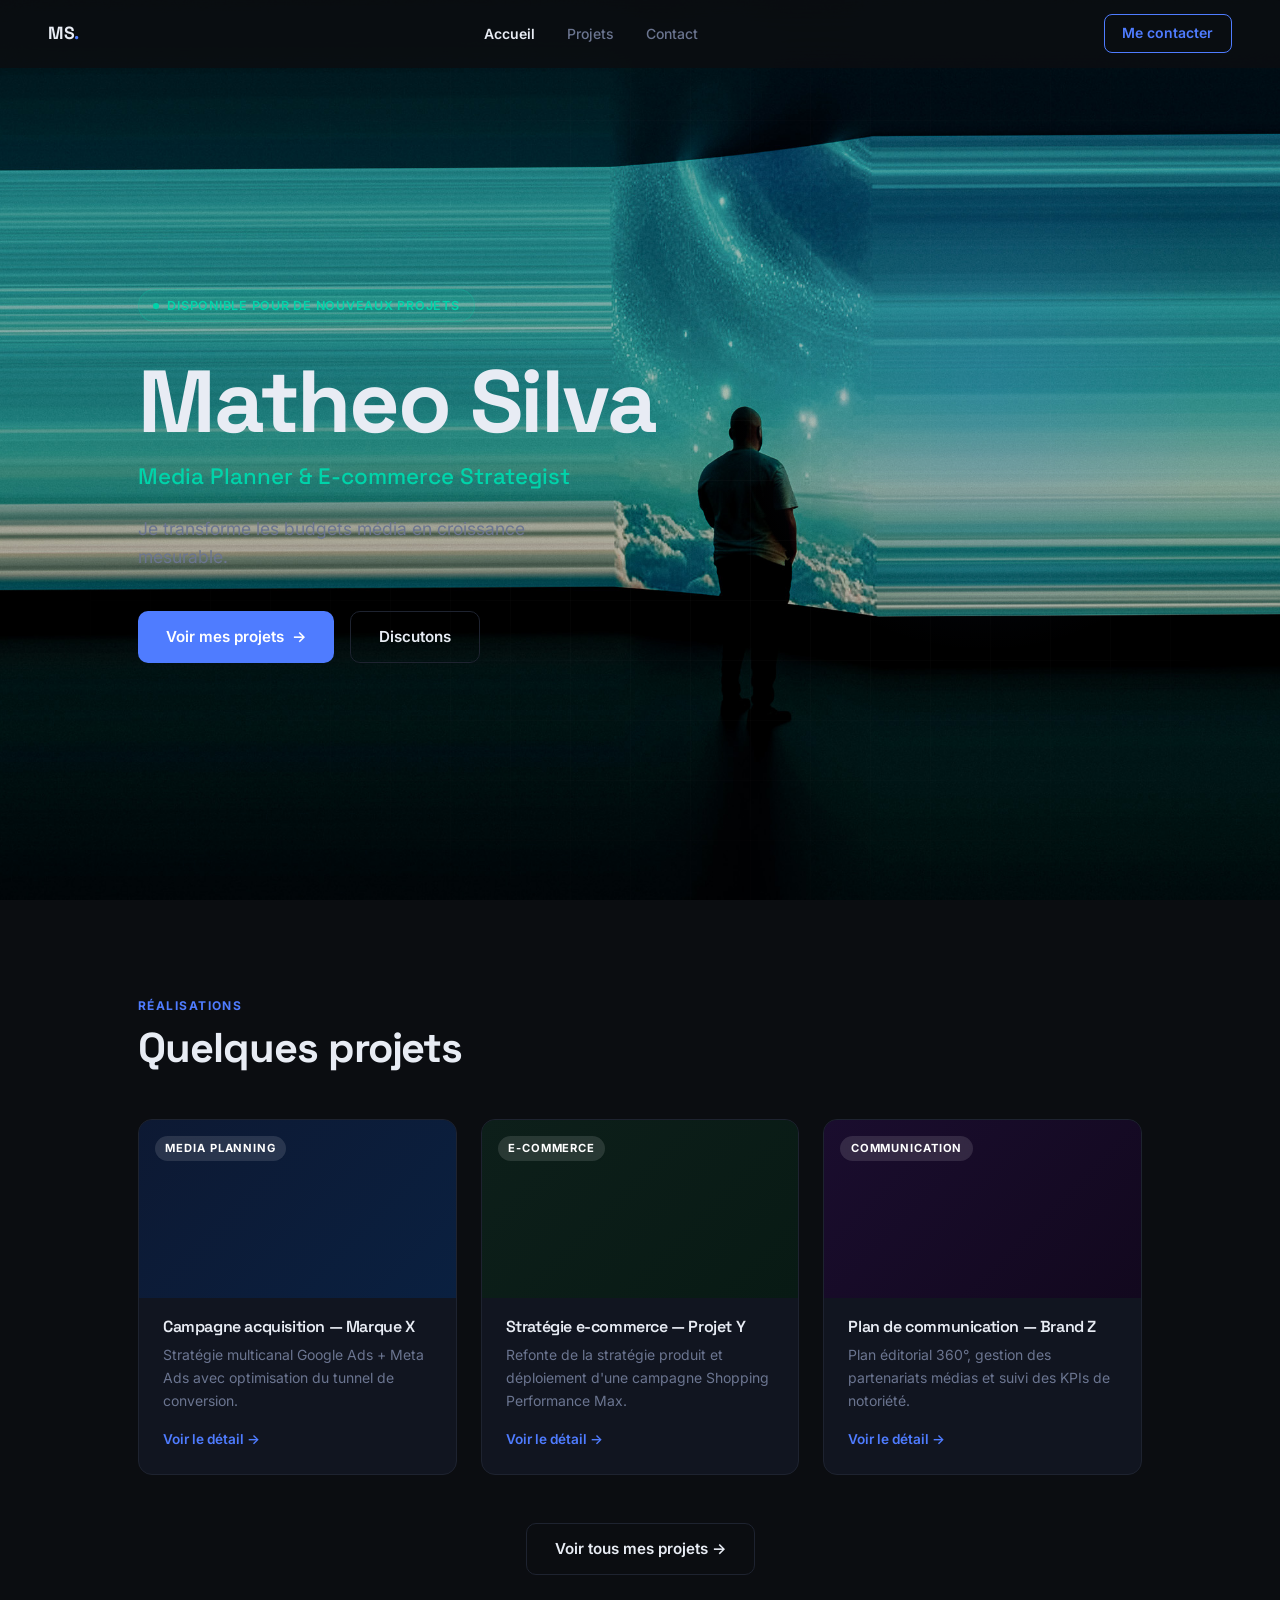
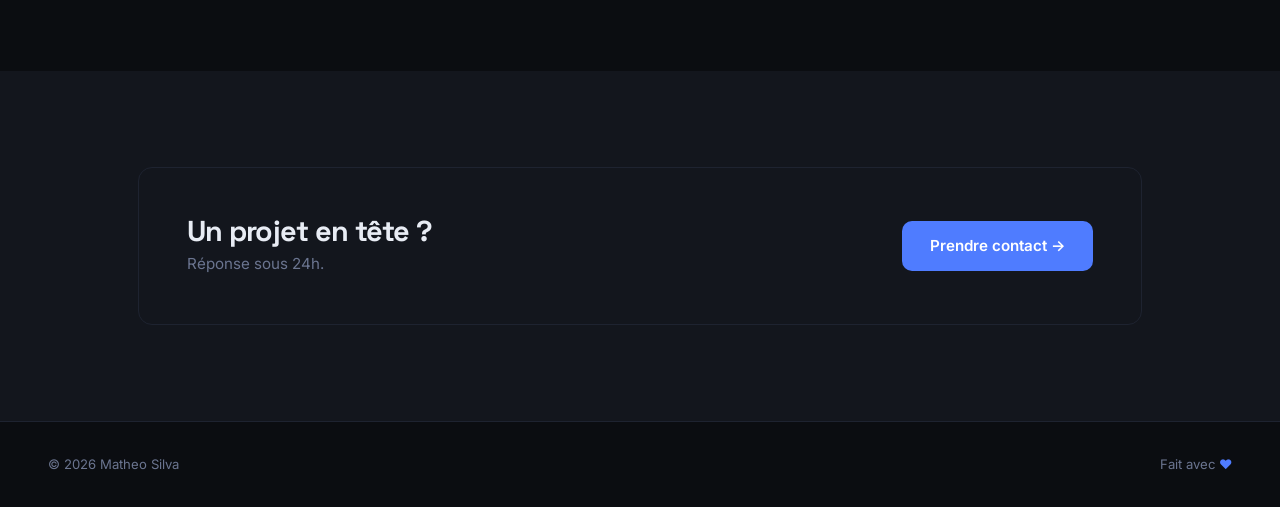
<file: index.html>
<!DOCTYPE html>
<html lang="fr">
<head>
  <meta charset="UTF-8" />
  <meta name="viewport" content="width=device-width, initial-scale=1.0" />
  <title>Matheo Silva — Portfolio</title>
  <link rel="preconnect" href="https://fonts.googleapis.com" />
  <link rel="preconnect" href="https://fonts.gstatic.com" crossorigin />
  <link href="https://fonts.googleapis.com/css2?family=Inter:wght@300;400;500;600;700&family=Space+Grotesk:wght@500;600;700&display=swap" rel="stylesheet" />
  <link rel="stylesheet" href="css/style.css" />
</head>
<body>
  <nav class="navbar" id="navbar">
    <a href="index.html" class="nav-logo">MS<span class="accent">.</span></a>
    <ul class="nav-links">
      <li><a href="index.html" class="is-active">Accueil</a></li>
      <li><a href="projects.html">Projets</a></li>
      <li><a href="contact.html">Contact</a></li>
    </ul>
    <a href="contact.html" class="btn btn--outline nav-cta">Me contacter</a>
  </nav>

  <section class="hero">
    <div class="hero__glow" aria-hidden="true"></div>
    <div class="hero__grid" aria-hidden="true"></div>
    <div class="hero__content">
      <span class="badge badge--available"><span class="badge__dot"></span>Disponible pour de nouveaux projets</span>
      <h1 class="hero__title">Matheo Silva</h1>
      <p class="hero__role">Media Planner & E-commerce Strategist</p>
      <p class="hero__sub">Je transforme les budgets média en croissance mesurable.</p>
      <div class="hero__actions">
        <a href="projects.html" class="btn btn--primary">Voir mes projets <span class="btn__icon">→</span></a>
        <a href="contact.html" class="btn btn--ghost">Discutons</a>
      </div>
    </div>
  </section>

  <section class="section projects-preview">
    <div class="container">
      <div class="section-header reveal">
        <p class="section-label">Réalisations</p>
        <h2 class="section-title">Quelques projets</h2>
      </div>
      <div class="cards-grid">
        <a href="projects.html" class="card reveal reveal--delay-1">
          <div class="card__thumb card__thumb--blue"><span class="card__tag">Media Planning</span></div>
          <div class="card__body">
            <h3 class="card__title">Campagne acquisition — Marque X</h3>
            <p class="card__desc">Stratégie multicanal Google Ads + Meta Ads avec optimisation du tunnel de conversion.</p>
            <span class="card__link">Voir le détail →</span>
          </div>
        </a>
        <a href="projects.html" class="card reveal reveal--delay-2">
          <div class="card__thumb card__thumb--green"><span class="card__tag">E-commerce</span></div>
          <div class="card__body">
            <h3 class="card__title">Stratégie e-commerce — Projet Y</h3>
            <p class="card__desc">Refonte de la stratégie produit et déploiement d'une campagne Shopping Performance Max.</p>
            <span class="card__link">Voir le détail →</span>
          </div>
        </a>
        <a href="projects.html" class="card reveal reveal--delay-3">
          <div class="card__thumb card__thumb--purple"><span class="card__tag">Communication</span></div>
          <div class="card__body">
            <h3 class="card__title">Plan de communication — Brand Z</h3>
            <p class="card__desc">Plan éditorial 360°, gestion des partenariats médias et suivi des KPIs de notoriété.</p>
            <span class="card__link">Voir le détail →</span>
          </div>
        </a>
      </div>
      <div class="section-cta reveal"><a href="projects.html" class="btn btn--ghost">Voir tous mes projets →</a></div>
    </div>
  </section>

  <section class="section contact-strip">
    <div class="container">
      <div class="contact-strip__inner reveal">
        <div>
          <h2 class="contact-strip__title">Un projet en tête ?</h2>
          <p class="contact-strip__sub">Réponse sous 24h.</p>
        </div>
        <a href="contact.html" class="btn btn--primary">Prendre contact →</a>
      </div>
    </div>
  </section>

  <footer class="footer">
    <p>© 2026 Matheo Silva</p>
    <p>Fait avec <span class="accent">♥</span></p>
  </footer>
  <script src="js/main.js"></script>
</body>
</html>
</file>
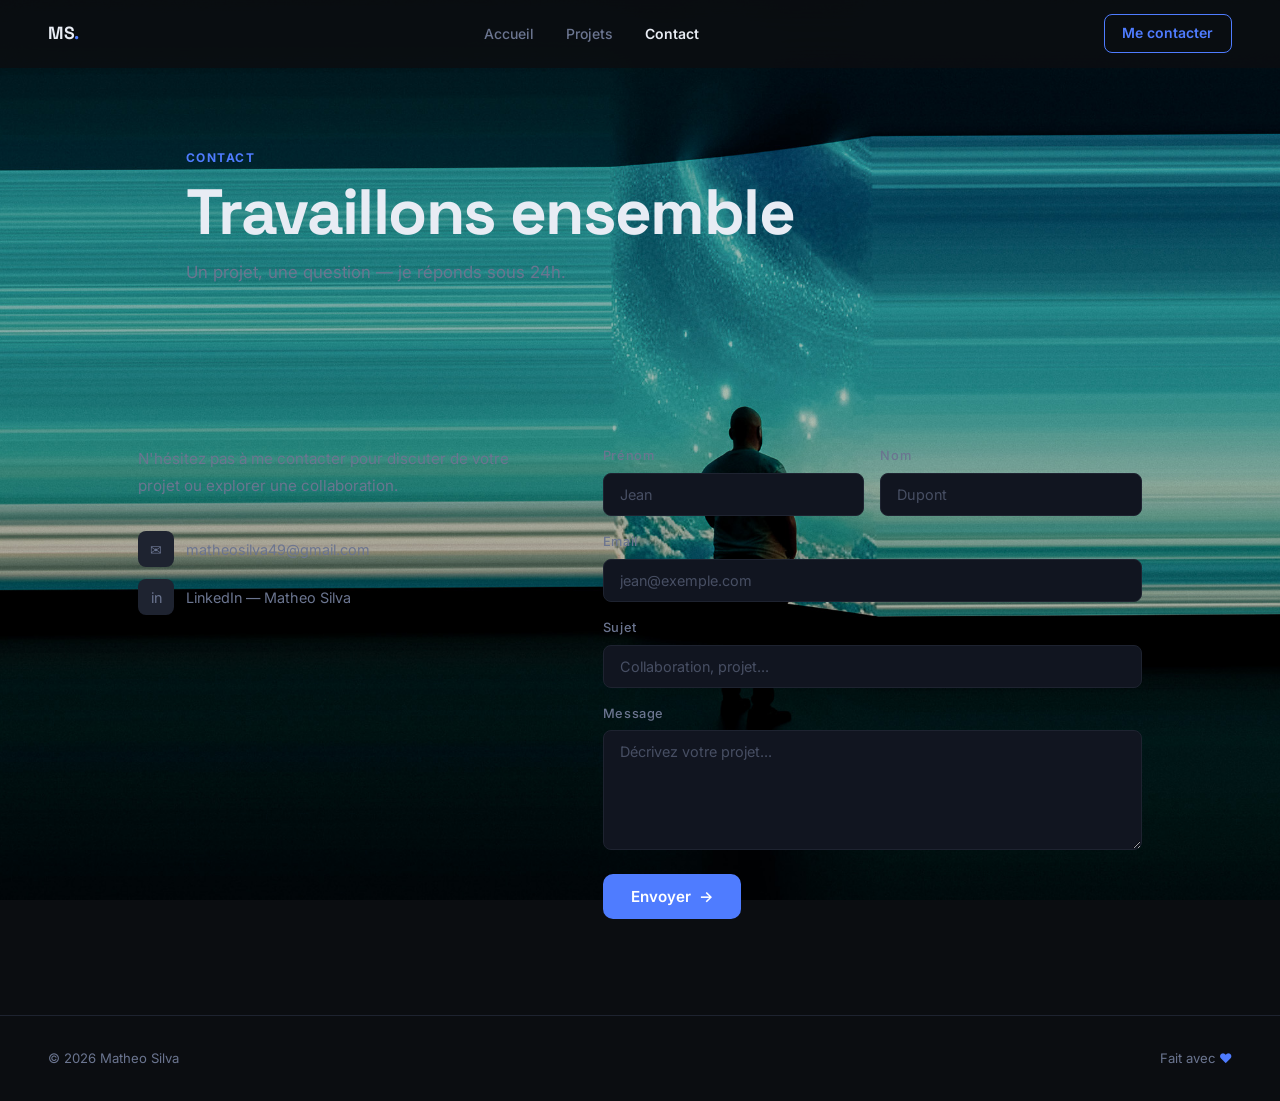
<file: contact.html>
<!DOCTYPE html>
<html lang="fr">
<head>
  <meta charset="UTF-8" />
  <meta name="viewport" content="width=device-width, initial-scale=1.0" />
  <title>Contact — Matheo Silva</title>
  <link rel="preconnect" href="https://fonts.googleapis.com" />
  <link rel="preconnect" href="https://fonts.gstatic.com" crossorigin />
  <link href="https://fonts.googleapis.com/css2?family=Inter:wght@300;400;500;600;700&family=Space+Grotesk:wght@500;600;700&display=swap" rel="stylesheet" />
  <link rel="stylesheet" href="css/style.css" />
</head>
<body>
  <nav class="navbar" id="navbar">
    <a href="index.html" class="nav-logo">MS<span class="accent">.</span></a>
    <ul class="nav-links">
      <li><a href="index.html">Accueil</a></li>
      <li><a href="projects.html">Projets</a></li>
      <li><a href="contact.html" class="is-active">Contact</a></li>
    </ul>
    <a href="contact.html" class="btn btn--outline nav-cta">Me contacter</a>
  </nav>

  <section class="page-header">
    <div class="container">
      <p class="section-label">Contact</p>
      <h1 class="page-header__title">Travaillons ensemble</h1>
      <p class="page-header__sub">Un projet, une question — je réponds sous 24h.</p>
    </div>
  </section>

  <section class="section">
    <div class="container">
      <div class="contact-grid reveal">
        <div class="contact-info">
          <p class="contact-info__text">N'hésitez pas à me contacter pour discuter de votre projet ou explorer une collaboration.</p>
          <div class="contact-links">
            <a href="mailto:matheosilva49@gmail.com" class="contact-link">
              <span class="contact-link__icon">✉</span><span>matheosilva49@gmail.com</span>
            </a>
            <a href="https://linkedin.com/in/VOTRE_PROFIL" target="_blank" class="contact-link">
              <span class="contact-link__icon">in</span><span>LinkedIn — Matheo Silva</span>
            </a>
          </div>
        </div>
        <form class="contact-form" id="contactForm">
          <div class="form-row">
            <div class="form-group"><label for="fname">Prénom</label><input type="text" id="fname" placeholder="Jean" required /></div>
            <div class="form-group"><label for="lname">Nom</label><input type="text" id="lname" placeholder="Dupont" required /></div>
          </div>
          <div class="form-group"><label for="email">Email</label><input type="email" id="email" placeholder="jean@exemple.com" required /></div>
          <div class="form-group"><label for="subject">Sujet</label><input type="text" id="subject" placeholder="Collaboration, projet..." /></div>
          <div class="form-group"><label for="message">Message</label><textarea id="message" placeholder="Décrivez votre projet..." required></textarea></div>
          <button type="submit" class="btn btn--primary form-submit">Envoyer <span class="btn__icon">→</span></button>
          <div class="form-success" id="formSuccess">✓ Message envoyé ! Je vous réponds dans les 24h.</div>
        </form>
      </div>
    </div>
  </section>

  <footer class="footer">
    <p>© 2026 Matheo Silva</p>
    <p>Fait avec <span class="accent">♥</span></p>
  </footer>
  <script src="js/main.js"></script>
</body>
</html>
</file>
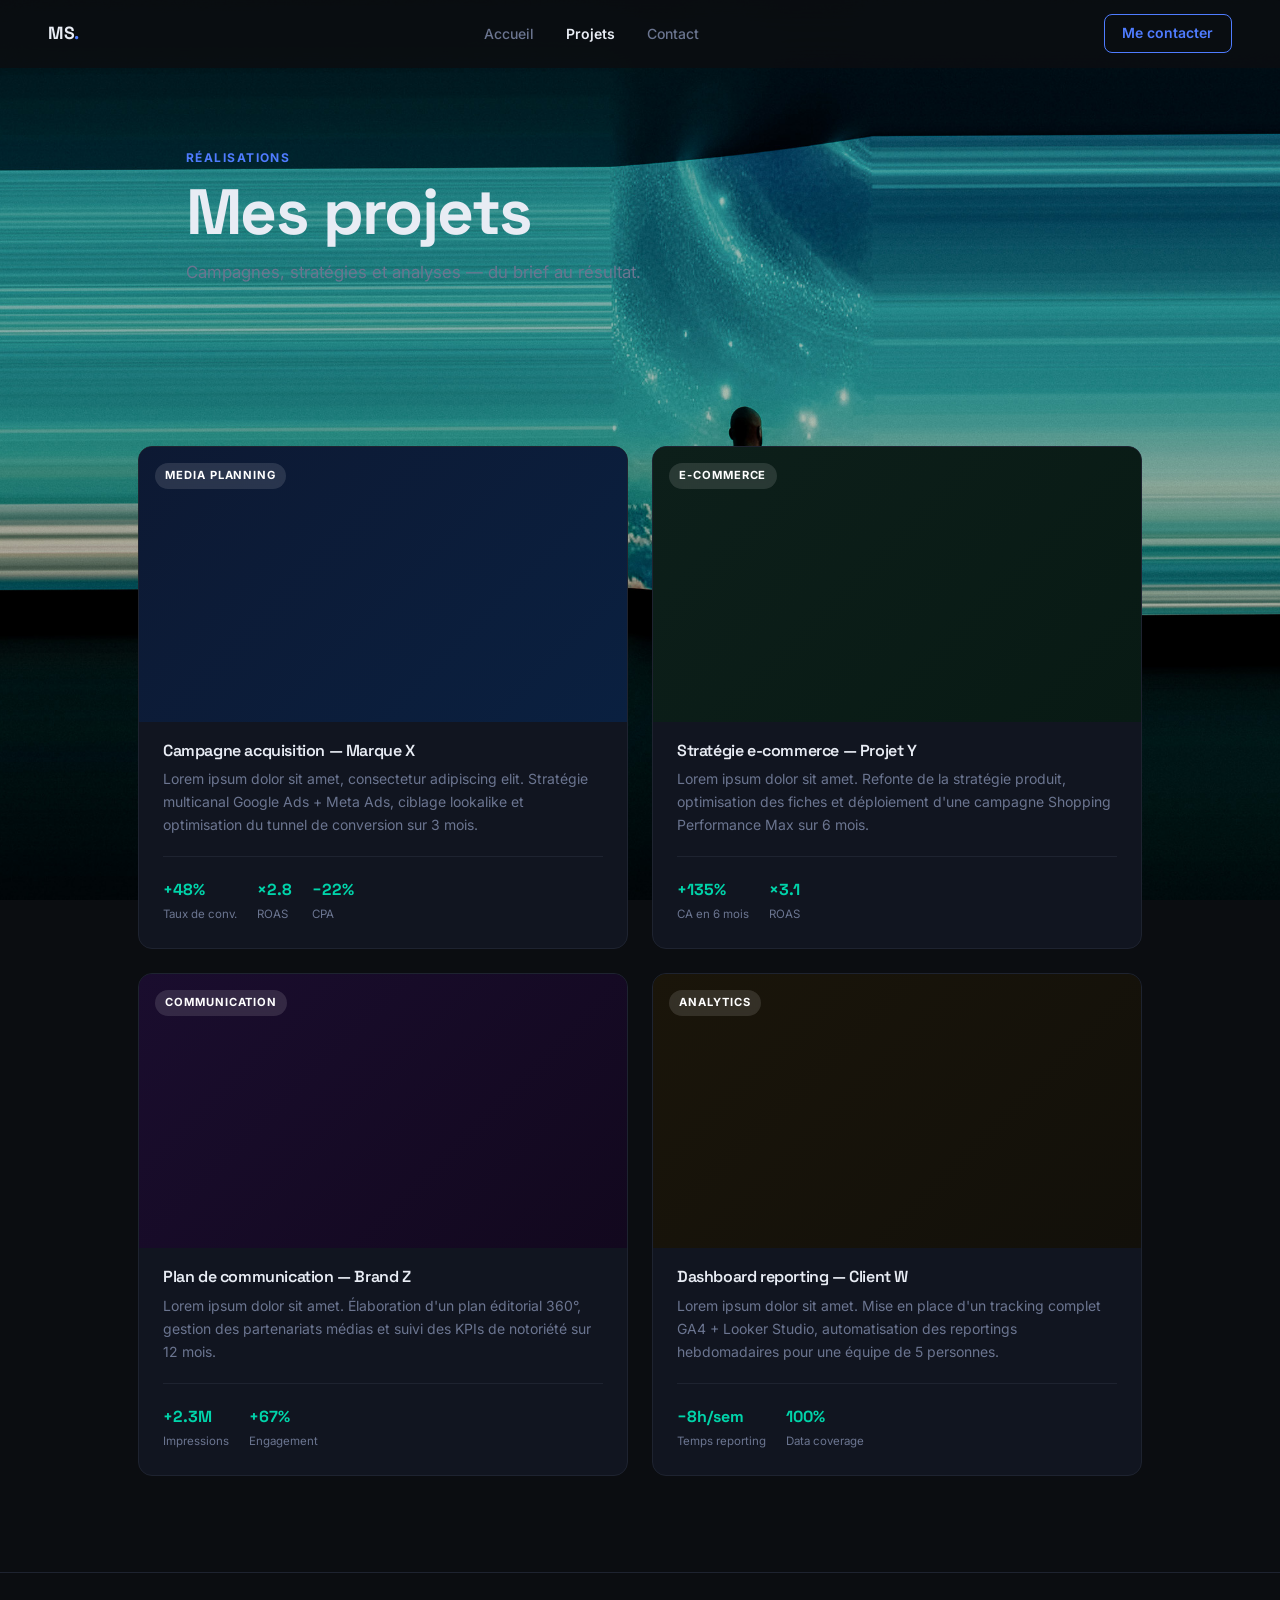
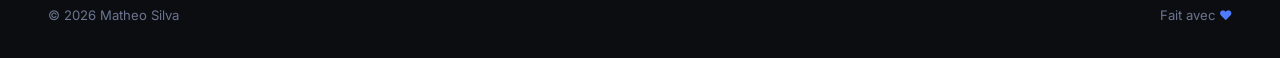
<file: projects.html>
<!DOCTYPE html>
<html lang="fr">
<head>
  <meta charset="UTF-8" />
  <meta name="viewport" content="width=device-width, initial-scale=1.0" />
  <title>Projets — Matheo Silva</title>
  <link rel="preconnect" href="https://fonts.googleapis.com" />
  <link rel="preconnect" href="https://fonts.gstatic.com" crossorigin />
  <link href="https://fonts.googleapis.com/css2?family=Inter:wght@300;400;500;600;700&family=Space+Grotesk:wght@500;600;700&display=swap" rel="stylesheet" />
  <link rel="stylesheet" href="css/style.css" />
</head>
<body>

  <!-- ── NAV ── -->
  <nav class="navbar" id="navbar">
    <a href="index.html" class="nav-logo">MS<span class="accent">.</span></a>
    <ul class="nav-links">
      <li><a href="index.html">Accueil</a></li>
      <li><a href="projects.html" class="is-active">Projets</a></li>
      <li><a href="contact.html">Contact</a></li>
    </ul>
    <a href="contact.html" class="btn btn--outline nav-cta">Me contacter</a>
  </nav>

  <!-- ── PAGE HEADER ── -->
  <section class="page-header">
    <div class="container">
      <p class="section-label">Réalisations</p>
      <h1 class="page-header__title">Mes projets</h1>
      <p class="page-header__sub">Campagnes, stratégies et analyses — du brief au résultat.</p>
    </div>
  </section>

  <!-- ── GRILLE PROJETS ── -->
  <section class="section">
    <div class="container">
      <div class="cards-grid cards-grid--wide">

        <div class="card card--full reveal">
          <div class="card__thumb card__thumb--blue">
            <span class="card__tag">Media Planning</span>
          </div>
          <div class="card__body">
            <h3 class="card__title">Campagne acquisition — Marque X</h3>
            <p class="card__desc">Lorem ipsum dolor sit amet, consectetur adipiscing elit. Stratégie multicanal Google Ads + Meta Ads, ciblage lookalike et optimisation du tunnel de conversion sur 3 mois.</p>
            <div class="card__metrics">
              <div class="metric"><span class="metric__val">+48%</span><span class="metric__lbl">Taux de conv.</span></div>
              <div class="metric"><span class="metric__val">×2.8</span><span class="metric__lbl">ROAS</span></div>
              <div class="metric"><span class="metric__val">−22%</span><span class="metric__lbl">CPA</span></div>
            </div>
          </div>
        </div>

        <div class="card card--full reveal reveal--delay-1">
          <div class="card__thumb card__thumb--green">
            <span class="card__tag">E-commerce</span>
          </div>
          <div class="card__body">
            <h3 class="card__title">Stratégie e-commerce — Projet Y</h3>
            <p class="card__desc">Lorem ipsum dolor sit amet. Refonte de la stratégie produit, optimisation des fiches et déploiement d'une campagne Shopping Performance Max sur 6 mois.</p>
            <div class="card__metrics">
              <div class="metric"><span class="metric__val">+135%</span><span class="metric__lbl">CA en 6 mois</span></div>
              <div class="metric"><span class="metric__val">×3.1</span><span class="metric__lbl">ROAS</span></div>
            </div>
          </div>
        </div>

        <div class="card card--full reveal reveal--delay-2">
          <div class="card__thumb card__thumb--purple">
            <span class="card__tag">Communication</span>
          </div>
          <div class="card__body">
            <h3 class="card__title">Plan de communication — Brand Z</h3>
            <p class="card__desc">Lorem ipsum dolor sit amet. Élaboration d'un plan éditorial 360°, gestion des partenariats médias et suivi des KPIs de notoriété sur 12 mois.</p>
            <div class="card__metrics">
              <div class="metric"><span class="metric__val">+2.3M</span><span class="metric__lbl">Impressions</span></div>
              <div class="metric"><span class="metric__val">+67%</span><span class="metric__lbl">Engagement</span></div>
            </div>
          </div>
        </div>

        <div class="card card--full reveal reveal--delay-3">
          <div class="card__thumb card__thumb--orange">
            <span class="card__tag">Analytics</span>
          </div>
          <div class="card__body">
            <h3 class="card__title">Dashboard reporting — Client W</h3>
            <p class="card__desc">Lorem ipsum dolor sit amet. Mise en place d'un tracking complet GA4 + Looker Studio, automatisation des reportings hebdomadaires pour une équipe de 5 personnes.</p>
            <div class="card__metrics">
              <div class="metric"><span class="metric__val">−8h/sem</span><span class="metric__lbl">Temps reporting</span></div>
              <div class="metric"><span class="metric__val">100%</span><span class="metric__lbl">Data coverage</span></div>
            </div>
          </div>
        </div>

      </div>
    </div>
  </section>

  <!-- ── FOOTER ── -->
  <footer class="footer">
    <p>© 2026 Matheo Silva</p>
    <p>Fait avec <span class="accent">♥</span></p>
  </footer>

  <script src="js/main.js"></script>
</body>
</html>
</file>
<file: css/style.css>
/* ============================================================
   PORTFOLIO — Matheo Silva | style.css
   1. Variables & Reset
   2. Typographie & Utilitaires
   3. Navigation
   4. Hero (index)
   5. Page Header (projets / contact)
   6. Cards
   7. Contact
   8. Contact Strip & Footer
   9. Animations
   10. Responsive
   ============================================================ */


/* ── 1. Variables & Reset ── */
:root {
  --bg:       #0b0d11;
  --surface:  #13161d;
  --border:   #1e2330;
  --card:     #111520;
  --accent:   #4f7cff;
  --accent2:  #00d4aa;
  --text:     #e8ecf4;
  --muted:    #6b7590;

  --font:     'Inter', sans-serif;
  --font-h:   'Space Grotesk', sans-serif;

  --nav-h:    68px;
  --max-w:    1100px;
  --px:       clamp(1.5rem, 5vw, 3rem);
  --radius:   14px;
  --ease:     cubic-bezier(.4,0,.2,1);
}

*, *::before, *::after { box-sizing: border-box; margin: 0; padding: 0; }
html { scroll-behavior: smooth; }
body {
  font-family: var(--font);
  background: var(--bg);
  color: var(--text);
  line-height: 1.6;
  -webkit-font-smoothing: antialiased;
  background-image: url('../assets/images/bg.jpg');
  background-size: cover;
  background-position: center;
  background-attachment: fixed;
  background-repeat: no-repeat;
}
img { display: block; max-width: 100%; }
a { color: inherit; text-decoration: none; }
ul { list-style: none; }
::-webkit-scrollbar { width: 6px; }
::-webkit-scrollbar-track { background: var(--bg); }
::-webkit-scrollbar-thumb { background: var(--border); border-radius: 3px; }


/* ── 2. Typographie & Utilitaires ── */
h1, h2, h3 { font-family: var(--font-h); line-height: 1.1; letter-spacing: -.025em; }

.accent { color: var(--accent); }

.section-label {
  display: block;
  font-size: .75rem; font-weight: 700;
  letter-spacing: .12em; text-transform: uppercase;
  color: var(--accent); margin-bottom: .6rem;
}

.section-title { font-size: clamp(1.8rem, 4vw, 2.6rem); margin-bottom: .75rem; }

.container { max-width: var(--max-w); margin: 0 auto; padding: 0 var(--px); }

.section { padding: 6rem var(--px); }

.section-header { margin-bottom: 3rem; }

.section-cta { margin-top: 3rem; text-align: center; }

/* Boutons */
.btn {
  display: inline-flex; align-items: center; gap: .5rem;
  font-family: var(--font); font-size: .95rem; font-weight: 600;
  padding: .8rem 1.75rem; border-radius: 10px;
  border: none; cursor: pointer;
  transition: opacity .2s var(--ease), transform .2s var(--ease), background .2s var(--ease);
}
.btn:hover { transform: translateY(-2px); }
.btn__icon { transition: transform .2s; }
.btn:hover .btn__icon { transform: translateX(3px); }

.btn--primary { background: var(--accent); color: #fff; }
.btn--primary:hover { opacity: .88; }
.btn--outline { background: transparent; color: var(--accent); border: 1px solid var(--accent); }
.btn--outline:hover { background: var(--accent); color: #fff; }
.btn--ghost { background: transparent; color: var(--text); border: 1px solid var(--border); }
.btn--ghost:hover { border-color: var(--muted); }

/* Badge */
.badge { display: inline-flex; align-items: center; gap: .5rem; font-size: .78rem; font-weight: 600; letter-spacing: .06em; text-transform: uppercase; padding: .35rem .9rem; border-radius: 99px; }
.badge--available { color: var(--accent2); background: rgba(0,212,170,.08); border: 1px solid rgba(0,212,170,.22); }
.badge__dot { width: 6px; height: 6px; border-radius: 50%; background: var(--accent2); animation: pulse 2.2s ease-in-out infinite; }

/* Gradient text */
.gradient-text { background: linear-gradient(135deg, var(--accent), var(--accent2)); -webkit-background-clip: text; -webkit-text-fill-color: transparent; background-clip: text; }


/* ── 3. Navigation ── */
.navbar {
  position: fixed; top: 0; left: 0; right: 0;
  height: var(--nav-h); z-index: 100;
  display: flex; align-items: center; justify-content: space-between;
  padding: 0 var(--px);
  background: rgba(11,13,17,.85);
  backdrop-filter: blur(16px);
  border-bottom: 1px solid transparent;
  transition: border-color .3s var(--ease);
}
.navbar.is-scrolled { border-color: var(--border); }

.nav-logo { font-family: var(--font-h); font-size: 1.1rem; font-weight: 700; letter-spacing: -.02em; }

.nav-links { display: flex; gap: 2rem; }
.nav-links a { font-size: .875rem; font-weight: 500; color: var(--muted); transition: color .2s; }
.nav-links a:hover,
.nav-links a.is-active { color: var(--text); }
.nav-links a.is-active { font-weight: 600; }

.nav-cta { font-size: .875rem; padding: .45rem 1.1rem; border-radius: 8px; }


/* ── 4. Hero ── */
.hero {
  position: relative; min-height: 100vh;
  display: flex; align-items: center; overflow: hidden;
  max-width: var(--max-w); margin: 0 auto;
  padding: calc(var(--nav-h) + 5rem) var(--px) 6rem;
}

.hero__glow {
  position: absolute; right: -5%; top: 15%;
  width: 520px; height: 520px;
  background: radial-gradient(circle, rgba(79,124,255,.13) 0%, transparent 70%);
  pointer-events: none; animation: glow-pulse 6s ease-in-out infinite;
}

.hero__grid {
  position: absolute; inset: 0;
  background-image: linear-gradient(rgba(255,255,255,.025) 1px, transparent 1px), linear-gradient(90deg, rgba(255,255,255,.025) 1px, transparent 1px);
  background-size: 60px 60px;
  mask-image: radial-gradient(ellipse 70% 70% at 60% 50%, black, transparent);
  pointer-events: none;
}

.hero__content { position: relative; z-index: 1; max-width: 680px; }

.hero__content .badge { margin-bottom: 2rem; animation: fade-up .6s var(--ease) .1s both; }

.hero__title {
  font-size: clamp(3rem, 7vw, 5.5rem); font-weight: 700;
  margin-bottom: .5rem;
  animation: fade-up .7s var(--ease) .2s both;
}

.hero__role {
  font-size: clamp(1.1rem, 2.5vw, 1.4rem);
  font-family: var(--font-h); font-weight: 500;
  color: var(--accent2); margin-bottom: 1.25rem;
  animation: fade-up .7s var(--ease) .35s both;
}

.hero__sub {
  font-size: clamp(1rem, 2vw, 1.1rem); color: var(--muted);
  max-width: 460px; margin-bottom: 2.5rem;
  animation: fade-up .7s var(--ease) .5s both;
}

.hero__actions { display: flex; gap: 1rem; flex-wrap: wrap; animation: fade-up .7s var(--ease) .65s both; }


/* ── 5. Page Header ── */
.page-header {
  padding: calc(var(--nav-h) + 5rem) var(--px) 4rem;
  max-width: var(--max-w); margin: 0 auto;
}

.page-header__title { font-size: clamp(2.5rem, 5vw, 4rem); margin-bottom: .75rem; }
.page-header__sub { font-size: 1.05rem; color: var(--muted); }


/* ── 6. Cards ── */
.cards-grid {
  display: grid;
  grid-template-columns: repeat(3, 1fr);
  gap: 1.5rem;
}

.cards-grid--wide {
  grid-template-columns: repeat(2, 1fr);
}

.card {
  background: var(--card);
  border: 1px solid var(--border);
  border-radius: var(--radius);
  overflow: hidden;
  display: flex; flex-direction: column;
  transition: border-color .25s var(--ease), transform .25s var(--ease), box-shadow .25s var(--ease);
}
.card:hover {
  border-color: rgba(79,124,255,.4);
  transform: translateY(-4px);
  box-shadow: 0 20px 50px rgba(0,0,0,.35);
}

.card__thumb {
  width: 100%; aspect-ratio: 16/9;
  display: flex; align-items: flex-start; padding: 1rem;
  position: relative;
}
.card__thumb--blue   { background: linear-gradient(135deg, #0d1933, #0a2040); }
.card__thumb--green  { background: linear-gradient(135deg, #0d1f1a, #081a14); }
.card__thumb--purple { background: linear-gradient(135deg, #1a0d2e, #12081e); }
.card__thumb--orange { background: linear-gradient(135deg, #1a150a, #12100a); }

.card__tag {
  font-size: .7rem; font-weight: 700; letter-spacing: .08em; text-transform: uppercase;
  background: rgba(255,255,255,.12); backdrop-filter: blur(6px);
  color: #fff; padding: .25rem .65rem; border-radius: 99px;
}

.card__body { padding: 1.25rem 1.5rem 1.5rem; flex: 1; display: flex; flex-direction: column; }

.card__title { font-size: 1rem; font-weight: 600; margin-bottom: .5rem; font-family: var(--font-h); }

.card__desc { font-size: .875rem; color: var(--muted); line-height: 1.65; flex: 1; }

.card__link { display: inline-block; margin-top: 1rem; font-size: .85rem; font-weight: 600; color: var(--accent); transition: gap .2s; }
.card:hover .card__link { text-decoration: underline; }

.card__metrics {
  display: flex; gap: 1.25rem;
  margin-top: 1.25rem; padding-top: 1.25rem;
  border-top: 1px solid var(--border);
}
.metric { display: flex; flex-direction: column; gap: .15rem; }
.metric__val { font-family: var(--font-h); font-size: 1rem; font-weight: 700; color: var(--accent2); }
.metric__lbl { font-size: .72rem; color: var(--muted); }


/* ── 7. Contact ── */
.contact-grid {
  display: grid; grid-template-columns: 1fr 1.4fr; gap: 5rem; align-items: start;
}

.contact-info__text { color: var(--muted); font-size: .95rem; line-height: 1.75; margin-bottom: 2rem; }

.contact-links { display: flex; flex-direction: column; gap: .75rem; }

.contact-link { display: flex; align-items: center; gap: .75rem; font-size: .9rem; color: var(--muted); transition: color .2s; }
.contact-link:hover { color: var(--text); }
.contact-link__icon {
  width: 36px; height: 36px; border-radius: 8px;
  background: var(--border); display: flex; align-items: center; justify-content: center;
  font-size: .9rem; flex-shrink: 0; font-style: normal;
  display: inline-flex;
}

.contact-form { display: flex; flex-direction: column; gap: 1rem; }

.form-row { display: grid; grid-template-columns: 1fr 1fr; gap: 1rem; }

.form-group { display: flex; flex-direction: column; gap: .4rem; }

label { font-size: .8rem; font-weight: 500; color: var(--muted); letter-spacing: .04em; }

input, textarea {
  background: var(--card); border: 1px solid var(--border); border-radius: 8px;
  color: var(--text); font-family: inherit; font-size: .9rem; padding: .75rem 1rem;
  transition: border-color .2s; outline: none; resize: vertical;
}
input:focus, textarea:focus { border-color: var(--accent); }
textarea { min-height: 120px; }
input::placeholder, textarea::placeholder { color: var(--muted); opacity: .6; }

.form-submit { align-self: flex-start; margin-top: .5rem; }

.form-success {
  display: none;
  background: rgba(0,212,170,.1); border: 1px solid rgba(0,212,170,.3);
  color: var(--accent2); font-size: .9rem; padding: 1rem; border-radius: 8px;
}


/* ── 8. Contact Strip & Footer ── */
.contact-strip { background: var(--surface); }

.contact-strip__inner {
  display: flex; align-items: center; justify-content: space-between;
  gap: 2rem; flex-wrap: wrap;
  padding: 3rem; border-radius: var(--radius);
  border: 1px solid var(--border);
}

.contact-strip__title { font-family: var(--font-h); font-size: 1.8rem; font-weight: 700; margin-bottom: .25rem; }
.contact-strip__sub { color: var(--muted); font-size: .95rem; }

.footer {
  padding: 2rem var(--px);
  border-top: 1px solid var(--border);
  display: flex; justify-content: space-between; align-items: center;
  flex-wrap: wrap; gap: 1rem;
  font-size: .82rem; color: var(--muted);
}


/* ── 9. Animations ── */
@keyframes fade-up {
  from { opacity: 0; transform: translateY(24px); }
  to   { opacity: 1; transform: translateY(0); }
}
@keyframes pulse {
  0%,100% { opacity: 1; transform: scale(1); }
  50%      { opacity: .4; transform: scale(.75); }
}
@keyframes glow-pulse {
  0%,100% { opacity: 1; transform: scale(1); }
  50%      { opacity: .6; transform: scale(1.08); }
}

.reveal { opacity: 0; transform: translateY(28px); transition: opacity .65s var(--ease), transform .65s var(--ease); }
.reveal.is-visible { opacity: 1; transform: translateY(0); }
.reveal--delay-1 { transition-delay: .1s; }
.reveal--delay-2 { transition-delay: .2s; }
.reveal--delay-3 { transition-delay: .3s; }


/* ── 10. Responsive ── */
@media (max-width: 900px) {
  .cards-grid { grid-template-columns: repeat(2, 1fr); }
  .cards-grid--wide { grid-template-columns: 1fr; }
  .contact-grid { grid-template-columns: 1fr; gap: 3rem; }
}

@media (max-width: 640px) {
  .nav-links { display: none; }
  .cards-grid { grid-template-columns: 1fr; }
  .form-row { grid-template-columns: 1fr; }
  .contact-strip__inner { flex-direction: column; align-items: flex-start; }
  .hero__actions { flex-direction: column; }
  .btn { justify-content: center; }
}
</file>
